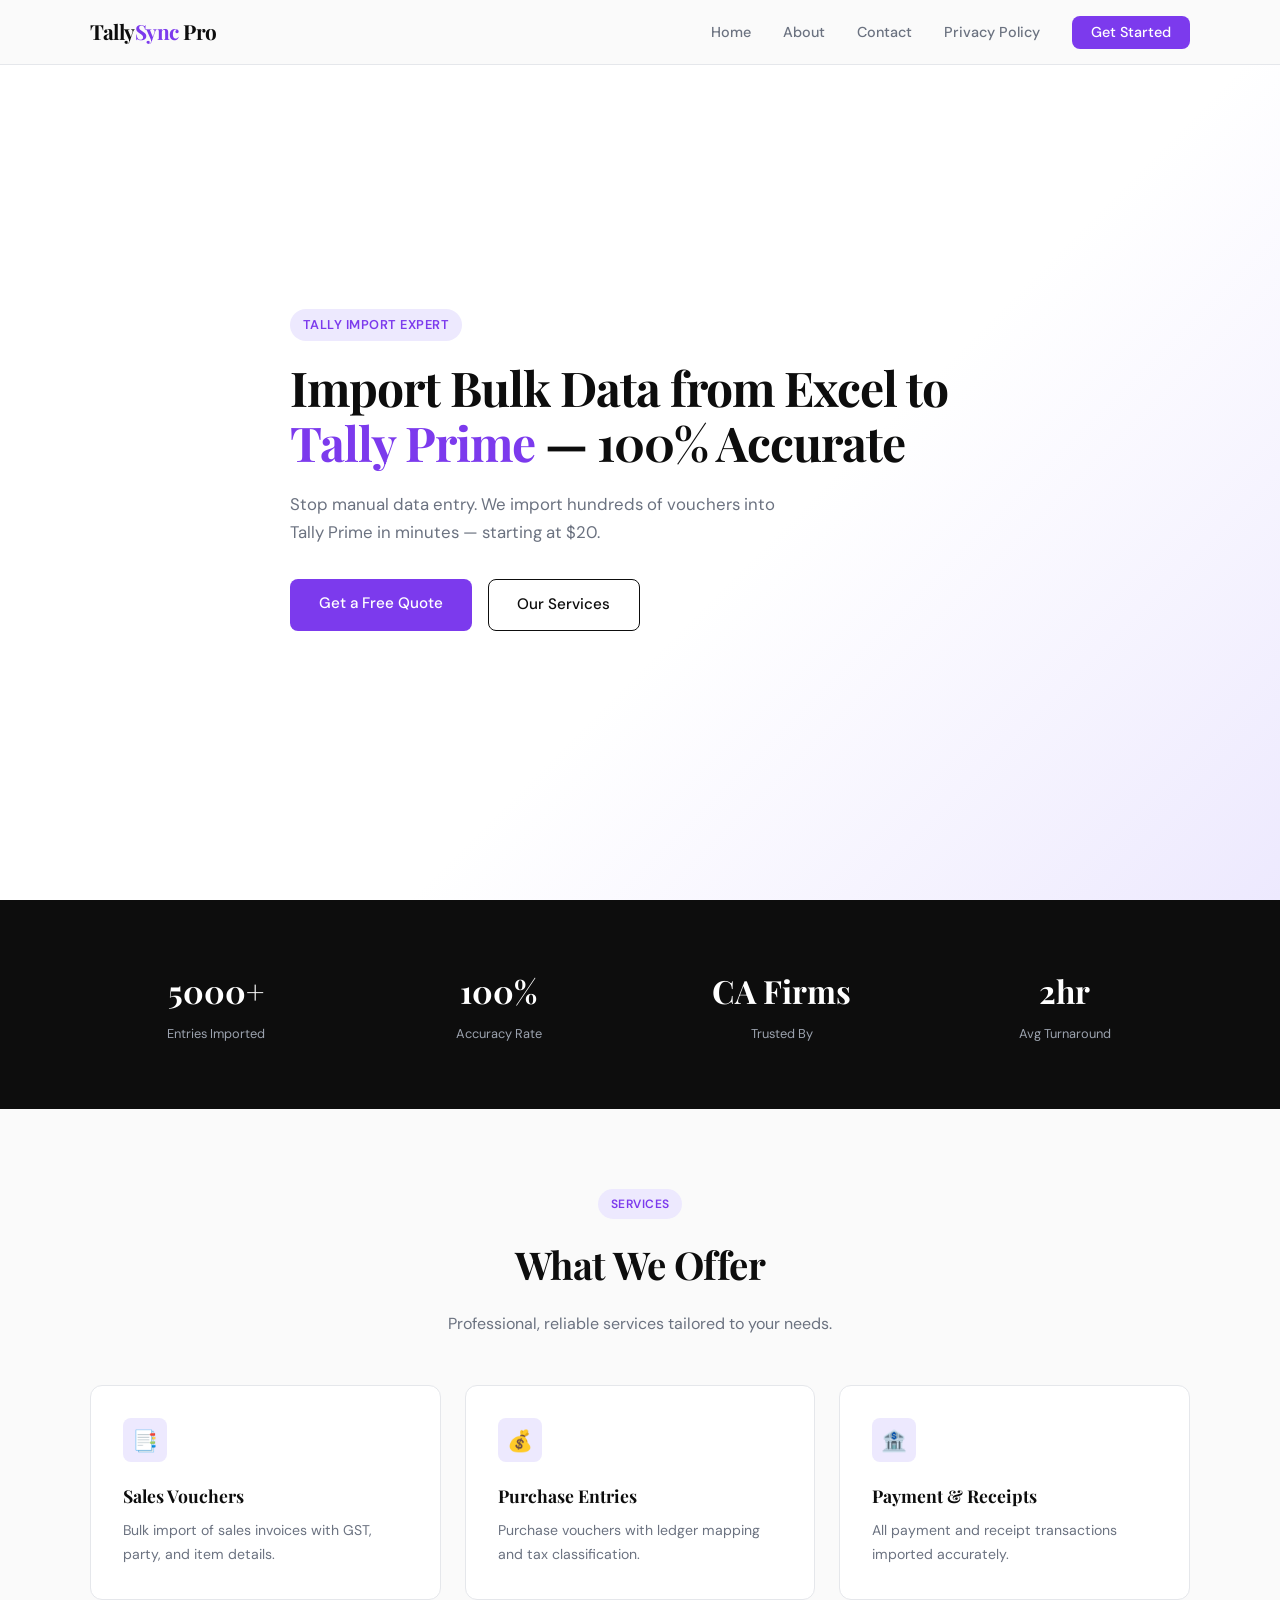
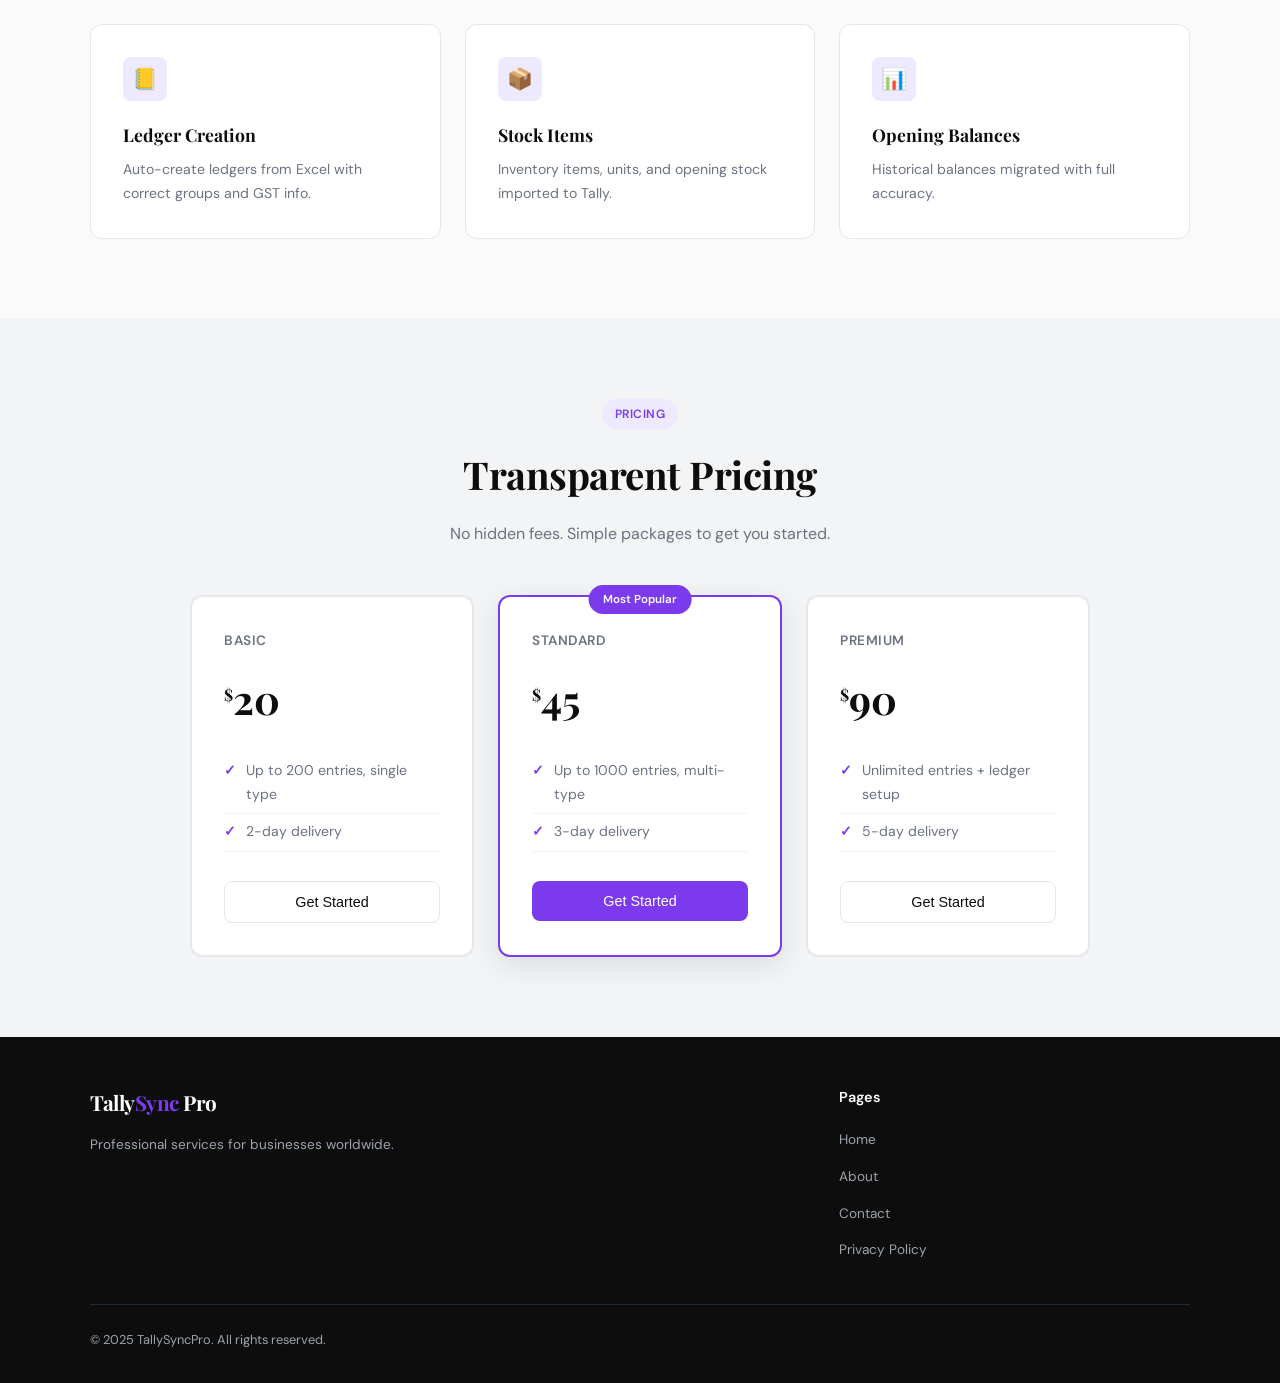
<file: index.html>
<!DOCTYPE html>
<html lang="en">
<head>
<meta charset="UTF-8">
<meta name="viewport" content="width=device-width, initial-scale=1.0">
<meta name="description" content="Excel to Tally Prime Import Specialist">
<meta name="keywords" content="Excel to Tally, Tally Prime import, bulk voucher entry, tally data migration, GST tally import">
<title>TallySyncPro – Excel to Tally Prime Import Specialist</title>
<link rel="preconnect" href="https://fonts.googleapis.com">
<link href="https://fonts.googleapis.com/css2?family=Playfair+Display:wght@400;700&family=DM+Sans:wght@300;400;500&display=swap" rel="stylesheet">
<style>
:root{--black:#0d0d0d;--white:#fafafa;--accent:#7c3aed;--accentL:#ede9fe;--gray:#6b7280;--light:#f3f4f6;--radius:8px;}
*{margin:0;padding:0;box-sizing:border-box;}html{scroll-behavior:smooth;}
body{font-family:'DM Sans',sans-serif;color:var(--black);background:var(--white);line-height:1.7;}
a{color:inherit;text-decoration:none;}
nav{position:fixed;top:0;width:100%;background:rgba(250,250,250,0.95);backdrop-filter:blur(10px);border-bottom:1px solid #e5e7eb;z-index:100;padding:0 5%;}
.nav-inner{max-width:1100px;margin:0 auto;display:flex;align-items:center;justify-content:space-between;height:64px;}
.logo{font-family:'Playfair Display',serif;font-size:1.3rem;font-weight:700;letter-spacing:-0.5px;}
.logo span{color:var(--accent);}
.nav-links{display:flex;gap:2rem;list-style:none;}
.nav-links a{font-size:.9rem;font-weight:500;color:var(--gray);transition:color .2s;}
.nav-links a:hover{color:var(--black);}
.nav-cta{background:var(--accent)!important;color:#fff!important;padding:.45rem 1.2rem;border-radius:8px;font-weight:500!important;}
.hamburger{display:none;flex-direction:column;gap:5px;cursor:pointer;}
.hamburger span{display:block;width:24px;height:2px;background:var(--black);}
.hero{min-height:100vh;display:flex;align-items:center;padding:120px 5% 80px;background:linear-gradient(135deg,#fff 60%,#ede9fe 100%);}
.hero-inner{max-width:1100px;margin:0 auto;}
.hero-tag{display:inline-block;background:var(--accentL);color:var(--accent);font-size:.8rem;font-weight:600;padding:.3rem .8rem;border-radius:20px;letter-spacing:.5px;text-transform:uppercase;margin-bottom:1.2rem;}
.hero h1{font-family:'Playfair Display',serif;font-size:3rem;font-weight:700;line-height:1.15;margin-bottom:1.2rem;letter-spacing:-1px;max-width:700px;}
.hero h1 span{color:var(--accent);}
.hero p{color:var(--gray);font-size:1.05rem;margin-bottom:2rem;max-width:520px;}
.btn-row{display:flex;gap:1rem;flex-wrap:wrap;}
.btn{padding:.75rem 1.8rem;border-radius:var(--radius);font-weight:500;font-size:.95rem;cursor:pointer;transition:all .2s;border:none;display:inline-block;}
.btn-primary{background:var(--accent);color:#fff;}
.btn-primary:hover{opacity:.9;transform:translateY(-1px);}
.btn-outline{background:transparent;border:1.5px solid var(--black);color:var(--black);}
.btn-outline:hover{background:var(--black);color:#fff;}
.stats{padding:4rem 5%;background:var(--black);}
.stats-inner{max-width:1100px;margin:0 auto;display:grid;grid-template-columns:repeat(4,1fr);gap:2rem;text-align:center;}
.stat-num{font-family:'Playfair Display',serif;font-size:2rem;font-weight:700;color:#fff;}
.stat-label{color:#9ca3af;font-size:.8rem;margin-top:.3rem;}
.section{padding:5rem 5%;}
.section.bg{background:var(--light);}
.section-inner{max-width:1100px;margin:0 auto;}
.section-header{text-align:center;margin-bottom:3rem;}
.section-tag{display:inline-block;background:var(--accentL);color:var(--accent);font-size:.75rem;font-weight:600;padding:.3rem .8rem;border-radius:20px;letter-spacing:.5px;text-transform:uppercase;margin-bottom:.8rem;}
.section-header h2{font-family:'Playfair Display',serif;font-size:2.4rem;font-weight:700;letter-spacing:-.5px;}
.section-header p{color:var(--gray);margin-top:.8rem;max-width:520px;margin-left:auto;margin-right:auto;}
.cards{display:grid;grid-template-columns:repeat(3,1fr);gap:1.5rem;}
.card{background:#fff;border:1px solid #e5e7eb;border-radius:12px;padding:2rem;transition:all .25s;}
.card:hover{border-color:var(--accent);transform:translateY(-4px);box-shadow:0 12px 40px rgba(0,0,0,.08);}
.card-icon{width:44px;height:44px;background:var(--accentL);border-radius:8px;display:flex;align-items:center;justify-content:center;font-size:1.3rem;margin-bottom:1.2rem;}
.card h3{font-family:'Playfair Display',serif;font-size:1.1rem;margin-bottom:.5rem;}
.card p{color:var(--gray);font-size:.88rem;}
.pricing-cards{display:grid;grid-template-columns:repeat(3,1fr);gap:1.5rem;max-width:900px;margin:0 auto;}
.price-card{background:#fff;border-radius:12px;padding:2rem;border:2px solid #e5e7eb;position:relative;}
.price-card.featured{border-color:var(--accent);box-shadow:0 8px 30px rgba(0,0,0,.1);}
.badge{position:absolute;top:-12px;left:50%;transform:translateX(-50%);background:var(--accent);color:#fff;font-size:.72rem;font-weight:600;padding:.3rem .9rem;border-radius:20px;white-space:nowrap;}
.price-title{font-weight:600;font-size:.85rem;text-transform:uppercase;letter-spacing:.5px;color:var(--gray);margin-bottom:.8rem;}
.price-amount{font-family:'Playfair Display',serif;font-size:2.5rem;font-weight:700;margin-bottom:1.2rem;}
.price-amount sup{font-size:1rem;}
.price-features{list-style:none;margin-bottom:1.8rem;}
.price-features li{font-size:.88rem;color:var(--gray);padding:.4rem 0;border-bottom:1px solid #f3f4f6;display:flex;gap:.6rem;align-items:flex-start;}
.price-features li::before{content:"✓";color:var(--accent);font-weight:700;flex-shrink:0;}
.price-btn{width:100%;padding:.75rem;border-radius:var(--radius);border:none;cursor:pointer;font-weight:500;font-size:.9rem;transition:all .2s;}
.price-card.featured .price-btn{background:var(--accent);color:#fff;}
.price-card:not(.featured) .price-btn{background:transparent;border:1.5px solid #e5e7eb;color:var(--black);}
.price-card:not(.featured) .price-btn:hover{background:var(--black);color:#fff;border-color:var(--black);}
.page-hero{padding:140px 5% 60px;background:linear-gradient(135deg,#fff,#ede9fe);}
.page-hero-inner{max-width:1100px;margin:0 auto;}
.page-hero h1{font-family:'Playfair Display',serif;font-size:2.8rem;font-weight:700;letter-spacing:-.5px;margin-top:.5rem;}
.page-hero p{color:var(--gray);margin-top:1rem;max-width:600px;}
.content{padding:4rem 5%;max-width:800px;margin:0 auto;}
.content h2{font-family:'Playfair Display',serif;font-size:1.5rem;font-weight:700;margin:2rem 0 .8rem;}
.content p{color:var(--gray);margin-bottom:1rem;font-size:.95rem;}
.content ul{color:var(--gray);padding-left:1.5rem;margin-bottom:1rem;font-size:.95rem;}
.content ul li{margin-bottom:.4rem;}
footer{background:var(--black);color:#9ca3af;padding:3rem 5% 2rem;}
.footer-inner{max-width:1100px;margin:0 auto;}
.footer-top{display:grid;grid-template-columns:2fr 1fr;gap:3rem;margin-bottom:2rem;}
.footer-brand .logo{color:#fff;}
.footer-brand p{margin-top:.8rem;font-size:.85rem;}
.footer-col h4{color:#fff;font-size:.9rem;font-weight:600;margin-bottom:1rem;}
.footer-col ul{list-style:none;}
.footer-col ul li{margin-bottom:.6rem;}
.footer-col ul a{font-size:.85rem;color:#9ca3af;transition:color .2s;}
.footer-col ul a:hover{color:#fff;}
.footer-bottom{border-top:1px solid #1f2937;padding-top:1.5rem;font-size:.8rem;}
form input,form textarea,form select{padding:.75rem 1rem;border:1.5px solid #e5e7eb;border-radius:8px;font-family:'DM Sans',sans-serif;font-size:.9rem;outline:none;transition:border .2s;width:100%;margin-bottom:1rem;}
form input:focus,form textarea:focus,form select:focus{border-color:var(--accent);}
form label{font-size:.85rem;font-weight:500;display:block;margin-bottom:.3rem;}
form textarea{resize:vertical;min-height:120px;}
.submit-btn{width:100%;padding:1rem;background:var(--accent);color:#fff;border:none;border-radius:8px;font-weight:600;font-size:1rem;cursor:pointer;transition:opacity .2s;}
.submit-btn:hover{opacity:.9;}
.success-msg{display:none;background:#d1fae5;border:1px solid #6ee7b7;border-radius:8px;padding:1rem;text-align:center;color:#065f46;margin-top:1rem;font-weight:500;}
@media(max-width:768px){
.hamburger{display:flex;}.nav-links{display:none;position:absolute;top:64px;left:0;width:100%;background:#fff;flex-direction:column;padding:1rem 5%;gap:1rem;border-bottom:1px solid #e5e7eb;}.nav-links.open{display:flex;}
.hero h1{font-size:2.2rem;}.cards,.pricing-cards{grid-template-columns:1fr;}.stats-inner{grid-template-columns:repeat(2,1fr);}.footer-top{grid-template-columns:1fr;}.page-hero h1{font-size:2rem;}
}
</style>
</head>
<body>
<nav><div class="nav-inner"><a href="index.html" class="logo">Tally<span>Sync</span> Pro</a><ul class="nav-links" id="navLinks"><li><a href="index.html">Home</a></li><li><a href="about.html">About</a></li><li><a href="contact.html">Contact</a></li><li><a href="privacy.html">Privacy Policy</a></li><li><a href="contact.html" class="nav-cta">Get Started</a></li></ul><div class="hamburger" onclick="document.getElementById('navLinks').classList.toggle('open')"><span></span><span></span><span></span></div></div></nav>
<section class="hero"><div class="hero-inner"><span class="hero-tag">Tally Import Expert</span><h1>Import Bulk Data from Excel to <span>Tally Prime</span> — 100% Accurate</h1><p>Stop manual data entry. We import hundreds of vouchers into Tally Prime in minutes — starting at $20.</p><div class="btn-row"><a href="contact.html" class="btn btn-primary">Get a Free Quote</a><a href="#services" class="btn btn-outline">Our Services</a></div></div></section>
<section class="stats"><div class="stats-inner"><div><div class="stat-num">5000+</div><div class="stat-label">Entries Imported</div></div><div><div class="stat-num">100%</div><div class="stat-label">Accuracy Rate</div></div><div><div class="stat-num">CA Firms</div><div class="stat-label">Trusted By</div></div><div><div class="stat-num">2hr</div><div class="stat-label">Avg Turnaround</div></div></div></section>
<section class="section" id="services"><div class="section-inner"><div class="section-header"><span class="section-tag">Services</span><h2>What We Offer</h2><p>Professional, reliable services tailored to your needs.</p></div><div class="cards"><div class="card"><div class="card-icon">📑</div><h3>Sales Vouchers</h3><p>Bulk import of sales invoices with GST, party, and item details.</p></div><div class="card"><div class="card-icon">💰</div><h3>Purchase Entries</h3><p>Purchase vouchers with ledger mapping and tax classification.</p></div><div class="card"><div class="card-icon">🏦</div><h3>Payment & Receipts</h3><p>All payment and receipt transactions imported accurately.</p></div><div class="card"><div class="card-icon">📒</div><h3>Ledger Creation</h3><p>Auto-create ledgers from Excel with correct groups and GST info.</p></div><div class="card"><div class="card-icon">📦</div><h3>Stock Items</h3><p>Inventory items, units, and opening stock imported to Tally.</p></div><div class="card"><div class="card-icon">📊</div><h3>Opening Balances</h3><p>Historical balances migrated with full accuracy.</p></div></div></div></section>
<section class="section bg"><div class="section-inner"><div class="section-header"><span class="section-tag">Pricing</span><h2>Transparent Pricing</h2><p>No hidden fees. Simple packages to get you started.</p></div><div class="pricing-cards"><div class="price-card"><div class="price-title">Basic</div><div class="price-amount"><sup>$</sup>20</div><ul class="price-features"><li>Up to 200 entries, single type</li><li>2-day delivery</li></ul><a href="contact.html"><button class="price-btn">Get Started</button></a></div><div class="price-card featured"><div class="badge">Most Popular</div><div class="price-title">Standard</div><div class="price-amount"><sup>$</sup>45</div><ul class="price-features"><li>Up to 1000 entries, multi-type</li><li>3-day delivery</li></ul><a href="contact.html"><button class="price-btn">Get Started</button></a></div><div class="price-card"><div class="price-title">Premium</div><div class="price-amount"><sup>$</sup>90</div><ul class="price-features"><li>Unlimited entries + ledger setup</li><li>5-day delivery</li></ul><a href="contact.html"><button class="price-btn">Get Started</button></a></div></div></div></section>
<footer><div class="footer-inner"><div class="footer-top"><div class="footer-brand"><div class="logo">Tally<span>Sync</span> Pro</div><p>Professional services for businesses worldwide.</p></div><div class="footer-col"><h4>Pages</h4><ul><li><a href="index.html">Home</a></li><li><a href="about.html">About</a></li><li><a href="contact.html">Contact</a></li><li><a href="privacy.html">Privacy Policy</a></li></ul></div></div><div class="footer-bottom"><span>© 2025 TallySyncPro. All rights reserved.</span></div></div></footer>
</body>
</html>
</file>
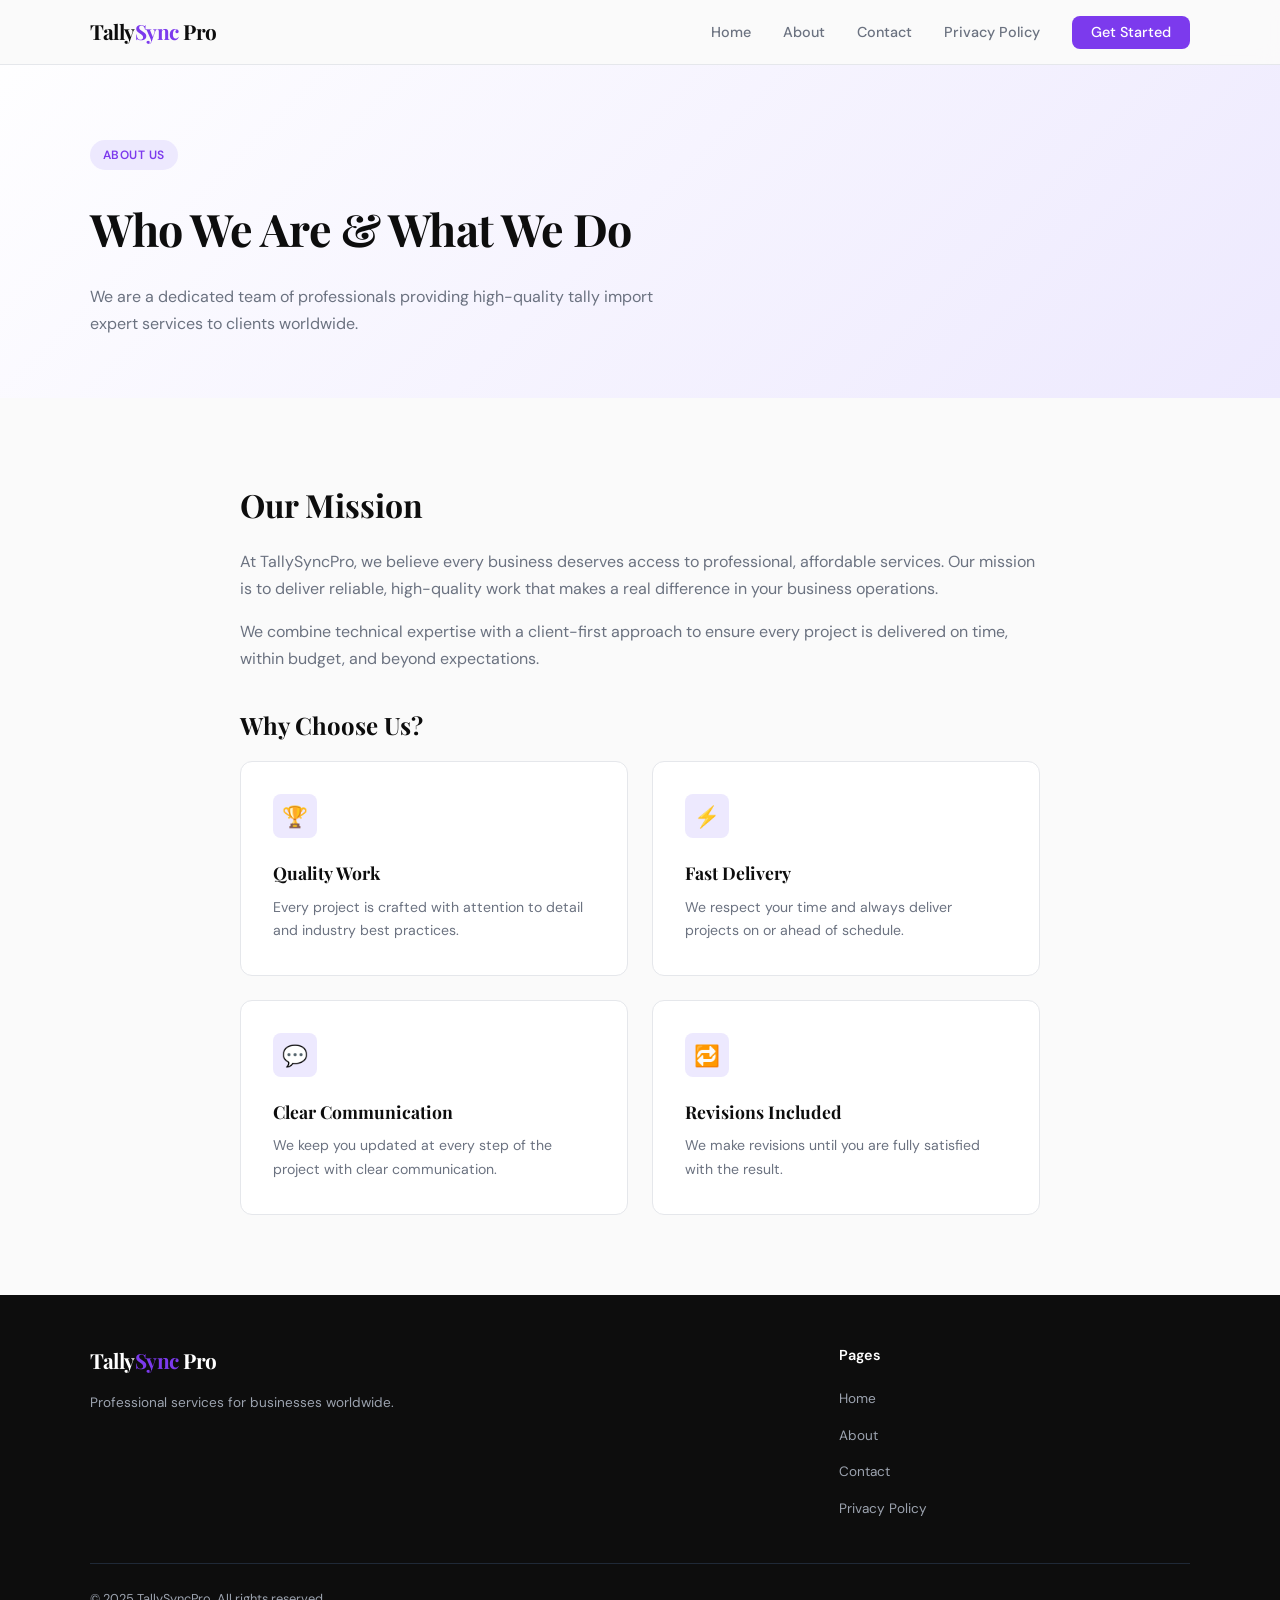
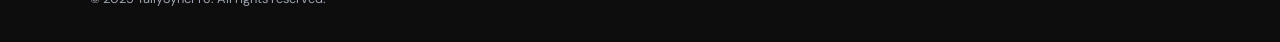
<file: about.html>
<!DOCTYPE html>
<html lang="en">
<head>
<meta charset="UTF-8">
<meta name="viewport" content="width=device-width, initial-scale=1.0">
<meta name="description" content="Excel to Tally Prime Import Specialist">
<meta name="keywords" content="Excel to Tally, Tally Prime import, bulk voucher entry, tally data migration, GST tally import">
<title>TallySyncPro – Excel to Tally Prime Import Specialist</title>
<link rel="preconnect" href="https://fonts.googleapis.com">
<link href="https://fonts.googleapis.com/css2?family=Playfair+Display:wght@400;700&family=DM+Sans:wght@300;400;500&display=swap" rel="stylesheet">
<style>
:root{--black:#0d0d0d;--white:#fafafa;--accent:#7c3aed;--accentL:#ede9fe;--gray:#6b7280;--light:#f3f4f6;--radius:8px;}
*{margin:0;padding:0;box-sizing:border-box;}html{scroll-behavior:smooth;}
body{font-family:'DM Sans',sans-serif;color:var(--black);background:var(--white);line-height:1.7;}
a{color:inherit;text-decoration:none;}
nav{position:fixed;top:0;width:100%;background:rgba(250,250,250,0.95);backdrop-filter:blur(10px);border-bottom:1px solid #e5e7eb;z-index:100;padding:0 5%;}
.nav-inner{max-width:1100px;margin:0 auto;display:flex;align-items:center;justify-content:space-between;height:64px;}
.logo{font-family:'Playfair Display',serif;font-size:1.3rem;font-weight:700;letter-spacing:-0.5px;}
.logo span{color:var(--accent);}
.nav-links{display:flex;gap:2rem;list-style:none;}
.nav-links a{font-size:.9rem;font-weight:500;color:var(--gray);transition:color .2s;}
.nav-links a:hover{color:var(--black);}
.nav-cta{background:var(--accent)!important;color:#fff!important;padding:.45rem 1.2rem;border-radius:8px;font-weight:500!important;}
.hamburger{display:none;flex-direction:column;gap:5px;cursor:pointer;}
.hamburger span{display:block;width:24px;height:2px;background:var(--black);}
.hero{min-height:100vh;display:flex;align-items:center;padding:120px 5% 80px;background:linear-gradient(135deg,#fff 60%,#ede9fe 100%);}
.hero-inner{max-width:1100px;margin:0 auto;}
.hero-tag{display:inline-block;background:var(--accentL);color:var(--accent);font-size:.8rem;font-weight:600;padding:.3rem .8rem;border-radius:20px;letter-spacing:.5px;text-transform:uppercase;margin-bottom:1.2rem;}
.hero h1{font-family:'Playfair Display',serif;font-size:3rem;font-weight:700;line-height:1.15;margin-bottom:1.2rem;letter-spacing:-1px;max-width:700px;}
.hero h1 span{color:var(--accent);}
.hero p{color:var(--gray);font-size:1.05rem;margin-bottom:2rem;max-width:520px;}
.btn-row{display:flex;gap:1rem;flex-wrap:wrap;}
.btn{padding:.75rem 1.8rem;border-radius:var(--radius);font-weight:500;font-size:.95rem;cursor:pointer;transition:all .2s;border:none;display:inline-block;}
.btn-primary{background:var(--accent);color:#fff;}
.btn-primary:hover{opacity:.9;transform:translateY(-1px);}
.btn-outline{background:transparent;border:1.5px solid var(--black);color:var(--black);}
.btn-outline:hover{background:var(--black);color:#fff;}
.stats{padding:4rem 5%;background:var(--black);}
.stats-inner{max-width:1100px;margin:0 auto;display:grid;grid-template-columns:repeat(4,1fr);gap:2rem;text-align:center;}
.stat-num{font-family:'Playfair Display',serif;font-size:2rem;font-weight:700;color:#fff;}
.stat-label{color:#9ca3af;font-size:.8rem;margin-top:.3rem;}
.section{padding:5rem 5%;}
.section.bg{background:var(--light);}
.section-inner{max-width:1100px;margin:0 auto;}
.section-header{text-align:center;margin-bottom:3rem;}
.section-tag{display:inline-block;background:var(--accentL);color:var(--accent);font-size:.75rem;font-weight:600;padding:.3rem .8rem;border-radius:20px;letter-spacing:.5px;text-transform:uppercase;margin-bottom:.8rem;}
.section-header h2{font-family:'Playfair Display',serif;font-size:2.4rem;font-weight:700;letter-spacing:-.5px;}
.section-header p{color:var(--gray);margin-top:.8rem;max-width:520px;margin-left:auto;margin-right:auto;}
.cards{display:grid;grid-template-columns:repeat(3,1fr);gap:1.5rem;}
.card{background:#fff;border:1px solid #e5e7eb;border-radius:12px;padding:2rem;transition:all .25s;}
.card:hover{border-color:var(--accent);transform:translateY(-4px);box-shadow:0 12px 40px rgba(0,0,0,.08);}
.card-icon{width:44px;height:44px;background:var(--accentL);border-radius:8px;display:flex;align-items:center;justify-content:center;font-size:1.3rem;margin-bottom:1.2rem;}
.card h3{font-family:'Playfair Display',serif;font-size:1.1rem;margin-bottom:.5rem;}
.card p{color:var(--gray);font-size:.88rem;}
.pricing-cards{display:grid;grid-template-columns:repeat(3,1fr);gap:1.5rem;max-width:900px;margin:0 auto;}
.price-card{background:#fff;border-radius:12px;padding:2rem;border:2px solid #e5e7eb;position:relative;}
.price-card.featured{border-color:var(--accent);box-shadow:0 8px 30px rgba(0,0,0,.1);}
.badge{position:absolute;top:-12px;left:50%;transform:translateX(-50%);background:var(--accent);color:#fff;font-size:.72rem;font-weight:600;padding:.3rem .9rem;border-radius:20px;white-space:nowrap;}
.price-title{font-weight:600;font-size:.85rem;text-transform:uppercase;letter-spacing:.5px;color:var(--gray);margin-bottom:.8rem;}
.price-amount{font-family:'Playfair Display',serif;font-size:2.5rem;font-weight:700;margin-bottom:1.2rem;}
.price-amount sup{font-size:1rem;}
.price-features{list-style:none;margin-bottom:1.8rem;}
.price-features li{font-size:.88rem;color:var(--gray);padding:.4rem 0;border-bottom:1px solid #f3f4f6;display:flex;gap:.6rem;align-items:flex-start;}
.price-features li::before{content:"✓";color:var(--accent);font-weight:700;flex-shrink:0;}
.price-btn{width:100%;padding:.75rem;border-radius:var(--radius);border:none;cursor:pointer;font-weight:500;font-size:.9rem;transition:all .2s;}
.price-card.featured .price-btn{background:var(--accent);color:#fff;}
.price-card:not(.featured) .price-btn{background:transparent;border:1.5px solid #e5e7eb;color:var(--black);}
.price-card:not(.featured) .price-btn:hover{background:var(--black);color:#fff;border-color:var(--black);}
.page-hero{padding:140px 5% 60px;background:linear-gradient(135deg,#fff,#ede9fe);}
.page-hero-inner{max-width:1100px;margin:0 auto;}
.page-hero h1{font-family:'Playfair Display',serif;font-size:2.8rem;font-weight:700;letter-spacing:-.5px;margin-top:.5rem;}
.page-hero p{color:var(--gray);margin-top:1rem;max-width:600px;}
.content{padding:4rem 5%;max-width:800px;margin:0 auto;}
.content h2{font-family:'Playfair Display',serif;font-size:1.5rem;font-weight:700;margin:2rem 0 .8rem;}
.content p{color:var(--gray);margin-bottom:1rem;font-size:.95rem;}
.content ul{color:var(--gray);padding-left:1.5rem;margin-bottom:1rem;font-size:.95rem;}
.content ul li{margin-bottom:.4rem;}
footer{background:var(--black);color:#9ca3af;padding:3rem 5% 2rem;}
.footer-inner{max-width:1100px;margin:0 auto;}
.footer-top{display:grid;grid-template-columns:2fr 1fr;gap:3rem;margin-bottom:2rem;}
.footer-brand .logo{color:#fff;}
.footer-brand p{margin-top:.8rem;font-size:.85rem;}
.footer-col h4{color:#fff;font-size:.9rem;font-weight:600;margin-bottom:1rem;}
.footer-col ul{list-style:none;}
.footer-col ul li{margin-bottom:.6rem;}
.footer-col ul a{font-size:.85rem;color:#9ca3af;transition:color .2s;}
.footer-col ul a:hover{color:#fff;}
.footer-bottom{border-top:1px solid #1f2937;padding-top:1.5rem;font-size:.8rem;}
form input,form textarea,form select{padding:.75rem 1rem;border:1.5px solid #e5e7eb;border-radius:8px;font-family:'DM Sans',sans-serif;font-size:.9rem;outline:none;transition:border .2s;width:100%;margin-bottom:1rem;}
form input:focus,form textarea:focus,form select:focus{border-color:var(--accent);}
form label{font-size:.85rem;font-weight:500;display:block;margin-bottom:.3rem;}
form textarea{resize:vertical;min-height:120px;}
.submit-btn{width:100%;padding:1rem;background:var(--accent);color:#fff;border:none;border-radius:8px;font-weight:600;font-size:1rem;cursor:pointer;transition:opacity .2s;}
.submit-btn:hover{opacity:.9;}
.success-msg{display:none;background:#d1fae5;border:1px solid #6ee7b7;border-radius:8px;padding:1rem;text-align:center;color:#065f46;margin-top:1rem;font-weight:500;}
@media(max-width:768px){
.hamburger{display:flex;}.nav-links{display:none;position:absolute;top:64px;left:0;width:100%;background:#fff;flex-direction:column;padding:1rem 5%;gap:1rem;border-bottom:1px solid #e5e7eb;}.nav-links.open{display:flex;}
.hero h1{font-size:2.2rem;}.cards,.pricing-cards{grid-template-columns:1fr;}.stats-inner{grid-template-columns:repeat(2,1fr);}.footer-top{grid-template-columns:1fr;}.page-hero h1{font-size:2rem;}
}
</style>
</head>
<body>
<nav><div class="nav-inner"><a href="index.html" class="logo">Tally<span>Sync</span> Pro</a><ul class="nav-links" id="navLinks"><li><a href="index.html">Home</a></li><li><a href="about.html">About</a></li><li><a href="contact.html">Contact</a></li><li><a href="privacy.html">Privacy Policy</a></li><li><a href="contact.html" class="nav-cta">Get Started</a></li></ul><div class="hamburger" onclick="document.getElementById('navLinks').classList.toggle('open')"><span></span><span></span><span></span></div></div></nav>
<section class="page-hero"><div class="page-hero-inner"><span class="section-tag">About Us</span><h1>Who We Are & What We Do</h1><p>We are a dedicated team of professionals providing high-quality tally import expert services to clients worldwide.</p></div></section>
<section class="section"><div class="section-inner" style="max-width:800px;margin:0 auto;"><h2 style="font-family:'Playfair Display',serif;font-size:2rem;margin-bottom:1rem;">Our Mission</h2><p style="color:#6b7280;margin-bottom:1rem;">At TallySyncPro, we believe every business deserves access to professional, affordable services. Our mission is to deliver reliable, high-quality work that makes a real difference in your business operations.</p><p style="color:#6b7280;margin-bottom:1rem;">We combine technical expertise with a client-first approach to ensure every project is delivered on time, within budget, and beyond expectations.</p><h2 style="font-family:'Playfair Display',serif;font-size:1.5rem;margin:2rem 0 1rem;">Why Choose Us?</h2><div class="cards" style="grid-template-columns:repeat(2,1fr);"><div class="card"><div class="card-icon">🏆</div><h3>Quality Work</h3><p>Every project is crafted with attention to detail and industry best practices.</p></div><div class="card"><div class="card-icon">⚡</div><h3>Fast Delivery</h3><p>We respect your time and always deliver projects on or ahead of schedule.</p></div><div class="card"><div class="card-icon">💬</div><h3>Clear Communication</h3><p>We keep you updated at every step of the project with clear communication.</p></div><div class="card"><div class="card-icon">🔁</div><h3>Revisions Included</h3><p>We make revisions until you are fully satisfied with the result.</p></div></div></div></section>
<footer><div class="footer-inner"><div class="footer-top"><div class="footer-brand"><div class="logo">Tally<span>Sync</span> Pro</div><p>Professional services for businesses worldwide.</p></div><div class="footer-col"><h4>Pages</h4><ul><li><a href="index.html">Home</a></li><li><a href="about.html">About</a></li><li><a href="contact.html">Contact</a></li><li><a href="privacy.html">Privacy Policy</a></li></ul></div></div><div class="footer-bottom"><span>© 2025 TallySyncPro. All rights reserved.</span></div></div></footer>
</body>
</html>
</file>
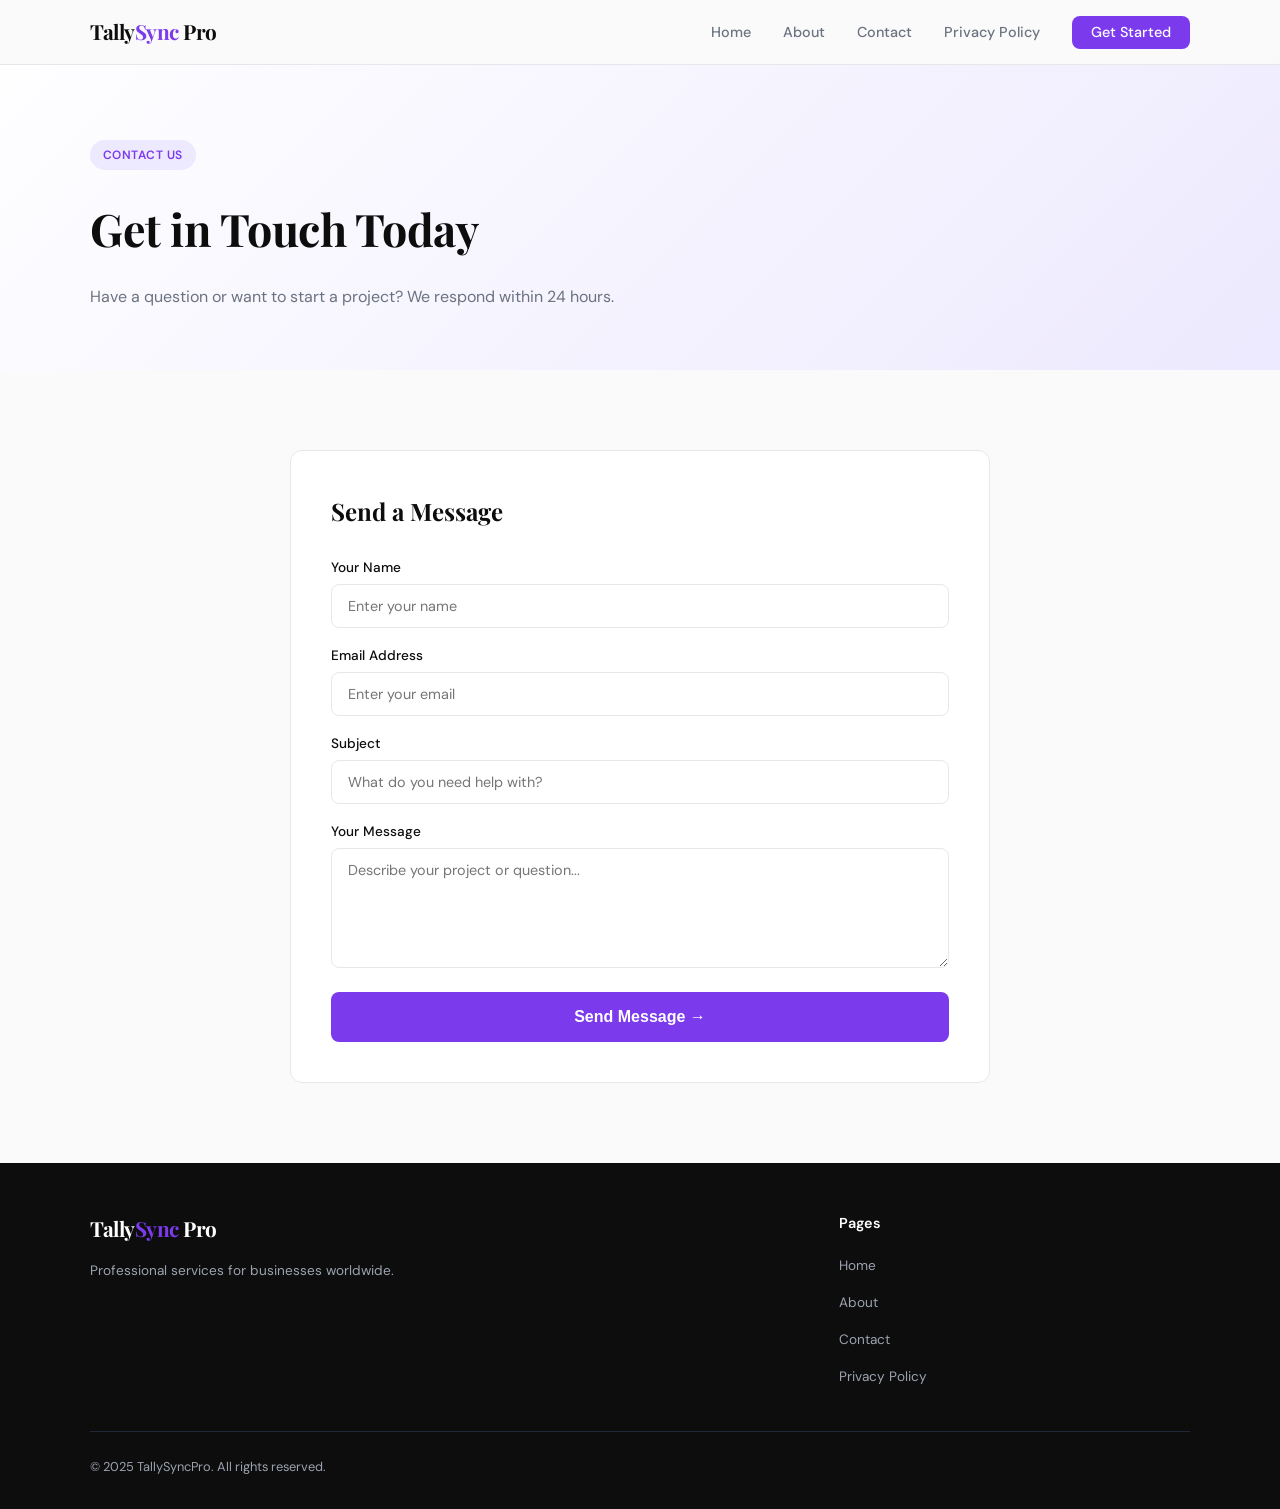
<file: contact.html>
<!DOCTYPE html>
<html lang="en">
<head>
<meta charset="UTF-8">
<meta name="viewport" content="width=device-width, initial-scale=1.0">
<meta name="description" content="Excel to Tally Prime Import Specialist">
<meta name="keywords" content="Excel to Tally, Tally Prime import, bulk voucher entry, tally data migration, GST tally import">
<title>TallySyncPro – Excel to Tally Prime Import Specialist</title>
<link rel="preconnect" href="https://fonts.googleapis.com">
<link href="https://fonts.googleapis.com/css2?family=Playfair+Display:wght@400;700&family=DM+Sans:wght@300;400;500&display=swap" rel="stylesheet">
<style>
:root{--black:#0d0d0d;--white:#fafafa;--accent:#7c3aed;--accentL:#ede9fe;--gray:#6b7280;--light:#f3f4f6;--radius:8px;}
*{margin:0;padding:0;box-sizing:border-box;}html{scroll-behavior:smooth;}
body{font-family:'DM Sans',sans-serif;color:var(--black);background:var(--white);line-height:1.7;}
a{color:inherit;text-decoration:none;}
nav{position:fixed;top:0;width:100%;background:rgba(250,250,250,0.95);backdrop-filter:blur(10px);border-bottom:1px solid #e5e7eb;z-index:100;padding:0 5%;}
.nav-inner{max-width:1100px;margin:0 auto;display:flex;align-items:center;justify-content:space-between;height:64px;}
.logo{font-family:'Playfair Display',serif;font-size:1.3rem;font-weight:700;letter-spacing:-0.5px;}
.logo span{color:var(--accent);}
.nav-links{display:flex;gap:2rem;list-style:none;}
.nav-links a{font-size:.9rem;font-weight:500;color:var(--gray);transition:color .2s;}
.nav-links a:hover{color:var(--black);}
.nav-cta{background:var(--accent)!important;color:#fff!important;padding:.45rem 1.2rem;border-radius:8px;font-weight:500!important;}
.hamburger{display:none;flex-direction:column;gap:5px;cursor:pointer;}
.hamburger span{display:block;width:24px;height:2px;background:var(--black);}
.hero{min-height:100vh;display:flex;align-items:center;padding:120px 5% 80px;background:linear-gradient(135deg,#fff 60%,#ede9fe 100%);}
.hero-inner{max-width:1100px;margin:0 auto;}
.hero-tag{display:inline-block;background:var(--accentL);color:var(--accent);font-size:.8rem;font-weight:600;padding:.3rem .8rem;border-radius:20px;letter-spacing:.5px;text-transform:uppercase;margin-bottom:1.2rem;}
.hero h1{font-family:'Playfair Display',serif;font-size:3rem;font-weight:700;line-height:1.15;margin-bottom:1.2rem;letter-spacing:-1px;max-width:700px;}
.hero h1 span{color:var(--accent);}
.hero p{color:var(--gray);font-size:1.05rem;margin-bottom:2rem;max-width:520px;}
.btn-row{display:flex;gap:1rem;flex-wrap:wrap;}
.btn{padding:.75rem 1.8rem;border-radius:var(--radius);font-weight:500;font-size:.95rem;cursor:pointer;transition:all .2s;border:none;display:inline-block;}
.btn-primary{background:var(--accent);color:#fff;}
.btn-primary:hover{opacity:.9;transform:translateY(-1px);}
.btn-outline{background:transparent;border:1.5px solid var(--black);color:var(--black);}
.btn-outline:hover{background:var(--black);color:#fff;}
.stats{padding:4rem 5%;background:var(--black);}
.stats-inner{max-width:1100px;margin:0 auto;display:grid;grid-template-columns:repeat(4,1fr);gap:2rem;text-align:center;}
.stat-num{font-family:'Playfair Display',serif;font-size:2rem;font-weight:700;color:#fff;}
.stat-label{color:#9ca3af;font-size:.8rem;margin-top:.3rem;}
.section{padding:5rem 5%;}
.section.bg{background:var(--light);}
.section-inner{max-width:1100px;margin:0 auto;}
.section-header{text-align:center;margin-bottom:3rem;}
.section-tag{display:inline-block;background:var(--accentL);color:var(--accent);font-size:.75rem;font-weight:600;padding:.3rem .8rem;border-radius:20px;letter-spacing:.5px;text-transform:uppercase;margin-bottom:.8rem;}
.section-header h2{font-family:'Playfair Display',serif;font-size:2.4rem;font-weight:700;letter-spacing:-.5px;}
.section-header p{color:var(--gray);margin-top:.8rem;max-width:520px;margin-left:auto;margin-right:auto;}
.cards{display:grid;grid-template-columns:repeat(3,1fr);gap:1.5rem;}
.card{background:#fff;border:1px solid #e5e7eb;border-radius:12px;padding:2rem;transition:all .25s;}
.card:hover{border-color:var(--accent);transform:translateY(-4px);box-shadow:0 12px 40px rgba(0,0,0,.08);}
.card-icon{width:44px;height:44px;background:var(--accentL);border-radius:8px;display:flex;align-items:center;justify-content:center;font-size:1.3rem;margin-bottom:1.2rem;}
.card h3{font-family:'Playfair Display',serif;font-size:1.1rem;margin-bottom:.5rem;}
.card p{color:var(--gray);font-size:.88rem;}
.pricing-cards{display:grid;grid-template-columns:repeat(3,1fr);gap:1.5rem;max-width:900px;margin:0 auto;}
.price-card{background:#fff;border-radius:12px;padding:2rem;border:2px solid #e5e7eb;position:relative;}
.price-card.featured{border-color:var(--accent);box-shadow:0 8px 30px rgba(0,0,0,.1);}
.badge{position:absolute;top:-12px;left:50%;transform:translateX(-50%);background:var(--accent);color:#fff;font-size:.72rem;font-weight:600;padding:.3rem .9rem;border-radius:20px;white-space:nowrap;}
.price-title{font-weight:600;font-size:.85rem;text-transform:uppercase;letter-spacing:.5px;color:var(--gray);margin-bottom:.8rem;}
.price-amount{font-family:'Playfair Display',serif;font-size:2.5rem;font-weight:700;margin-bottom:1.2rem;}
.price-amount sup{font-size:1rem;}
.price-features{list-style:none;margin-bottom:1.8rem;}
.price-features li{font-size:.88rem;color:var(--gray);padding:.4rem 0;border-bottom:1px solid #f3f4f6;display:flex;gap:.6rem;align-items:flex-start;}
.price-features li::before{content:"✓";color:var(--accent);font-weight:700;flex-shrink:0;}
.price-btn{width:100%;padding:.75rem;border-radius:var(--radius);border:none;cursor:pointer;font-weight:500;font-size:.9rem;transition:all .2s;}
.price-card.featured .price-btn{background:var(--accent);color:#fff;}
.price-card:not(.featured) .price-btn{background:transparent;border:1.5px solid #e5e7eb;color:var(--black);}
.price-card:not(.featured) .price-btn:hover{background:var(--black);color:#fff;border-color:var(--black);}
.page-hero{padding:140px 5% 60px;background:linear-gradient(135deg,#fff,#ede9fe);}
.page-hero-inner{max-width:1100px;margin:0 auto;}
.page-hero h1{font-family:'Playfair Display',serif;font-size:2.8rem;font-weight:700;letter-spacing:-.5px;margin-top:.5rem;}
.page-hero p{color:var(--gray);margin-top:1rem;max-width:600px;}
.content{padding:4rem 5%;max-width:800px;margin:0 auto;}
.content h2{font-family:'Playfair Display',serif;font-size:1.5rem;font-weight:700;margin:2rem 0 .8rem;}
.content p{color:var(--gray);margin-bottom:1rem;font-size:.95rem;}
.content ul{color:var(--gray);padding-left:1.5rem;margin-bottom:1rem;font-size:.95rem;}
.content ul li{margin-bottom:.4rem;}
footer{background:var(--black);color:#9ca3af;padding:3rem 5% 2rem;}
.footer-inner{max-width:1100px;margin:0 auto;}
.footer-top{display:grid;grid-template-columns:2fr 1fr;gap:3rem;margin-bottom:2rem;}
.footer-brand .logo{color:#fff;}
.footer-brand p{margin-top:.8rem;font-size:.85rem;}
.footer-col h4{color:#fff;font-size:.9rem;font-weight:600;margin-bottom:1rem;}
.footer-col ul{list-style:none;}
.footer-col ul li{margin-bottom:.6rem;}
.footer-col ul a{font-size:.85rem;color:#9ca3af;transition:color .2s;}
.footer-col ul a:hover{color:#fff;}
.footer-bottom{border-top:1px solid #1f2937;padding-top:1.5rem;font-size:.8rem;}
form input,form textarea,form select{padding:.75rem 1rem;border:1.5px solid #e5e7eb;border-radius:8px;font-family:'DM Sans',sans-serif;font-size:.9rem;outline:none;transition:border .2s;width:100%;margin-bottom:1rem;}
form input:focus,form textarea:focus,form select:focus{border-color:var(--accent);}
form label{font-size:.85rem;font-weight:500;display:block;margin-bottom:.3rem;}
form textarea{resize:vertical;min-height:120px;}
.submit-btn{width:100%;padding:1rem;background:var(--accent);color:#fff;border:none;border-radius:8px;font-weight:600;font-size:1rem;cursor:pointer;transition:opacity .2s;}
.submit-btn:hover{opacity:.9;}
.success-msg{display:none;background:#d1fae5;border:1px solid #6ee7b7;border-radius:8px;padding:1rem;text-align:center;color:#065f46;margin-top:1rem;font-weight:500;}
@media(max-width:768px){
.hamburger{display:flex;}.nav-links{display:none;position:absolute;top:64px;left:0;width:100%;background:#fff;flex-direction:column;padding:1rem 5%;gap:1rem;border-bottom:1px solid #e5e7eb;}.nav-links.open{display:flex;}
.hero h1{font-size:2.2rem;}.cards,.pricing-cards{grid-template-columns:1fr;}.stats-inner{grid-template-columns:repeat(2,1fr);}.footer-top{grid-template-columns:1fr;}.page-hero h1{font-size:2rem;}
}
</style>
</head>
<body>
<nav><div class="nav-inner"><a href="index.html" class="logo">Tally<span>Sync</span> Pro</a><ul class="nav-links" id="navLinks"><li><a href="index.html">Home</a></li><li><a href="about.html">About</a></li><li><a href="contact.html">Contact</a></li><li><a href="privacy.html">Privacy Policy</a></li><li><a href="contact.html" class="nav-cta">Get Started</a></li></ul><div class="hamburger" onclick="document.getElementById('navLinks').classList.toggle('open')"><span></span><span></span><span></span></div></div></nav>
<section class="page-hero"><div class="page-hero-inner"><span class="section-tag">Contact Us</span><h1>Get in Touch Today</h1><p>Have a question or want to start a project? We respond within 24 hours.</p></div></section>
<section class="section"><div class="section-inner" style="max-width:700px;margin:0 auto;"><div style="background:#fff;border:1px solid #e5e7eb;border-radius:12px;padding:2.5rem;"><h2 style="font-family:'Playfair Display',serif;font-size:1.5rem;margin-bottom:1.5rem;">Send a Message</h2><form onsubmit="handleSubmit(event)"><label>Your Name</label><input type="text" placeholder="Enter your name" required><label>Email Address</label><input type="email" placeholder="Enter your email" required><label>Subject</label><input type="text" placeholder="What do you need help with?"><label>Your Message</label><textarea placeholder="Describe your project or question..." required></textarea><button class="submit-btn" type="submit">Send Message →</button><div class="success-msg" id="successMsg">✅ Thank you! We'll get back to you within 24 hours.</div></form></div></div></section>
<footer><div class="footer-inner"><div class="footer-top"><div class="footer-brand"><div class="logo">Tally<span>Sync</span> Pro</div><p>Professional services for businesses worldwide.</p></div><div class="footer-col"><h4>Pages</h4><ul><li><a href="index.html">Home</a></li><li><a href="about.html">About</a></li><li><a href="contact.html">Contact</a></li><li><a href="privacy.html">Privacy Policy</a></li></ul></div></div><div class="footer-bottom"><span>© 2025 TallySyncPro. All rights reserved.</span></div></div></footer>
</body>
<script>function handleSubmit(e){e.preventDefault();document.getElementById('successMsg').style.display='block';e.target.reset();}</script>
</html>
</file>
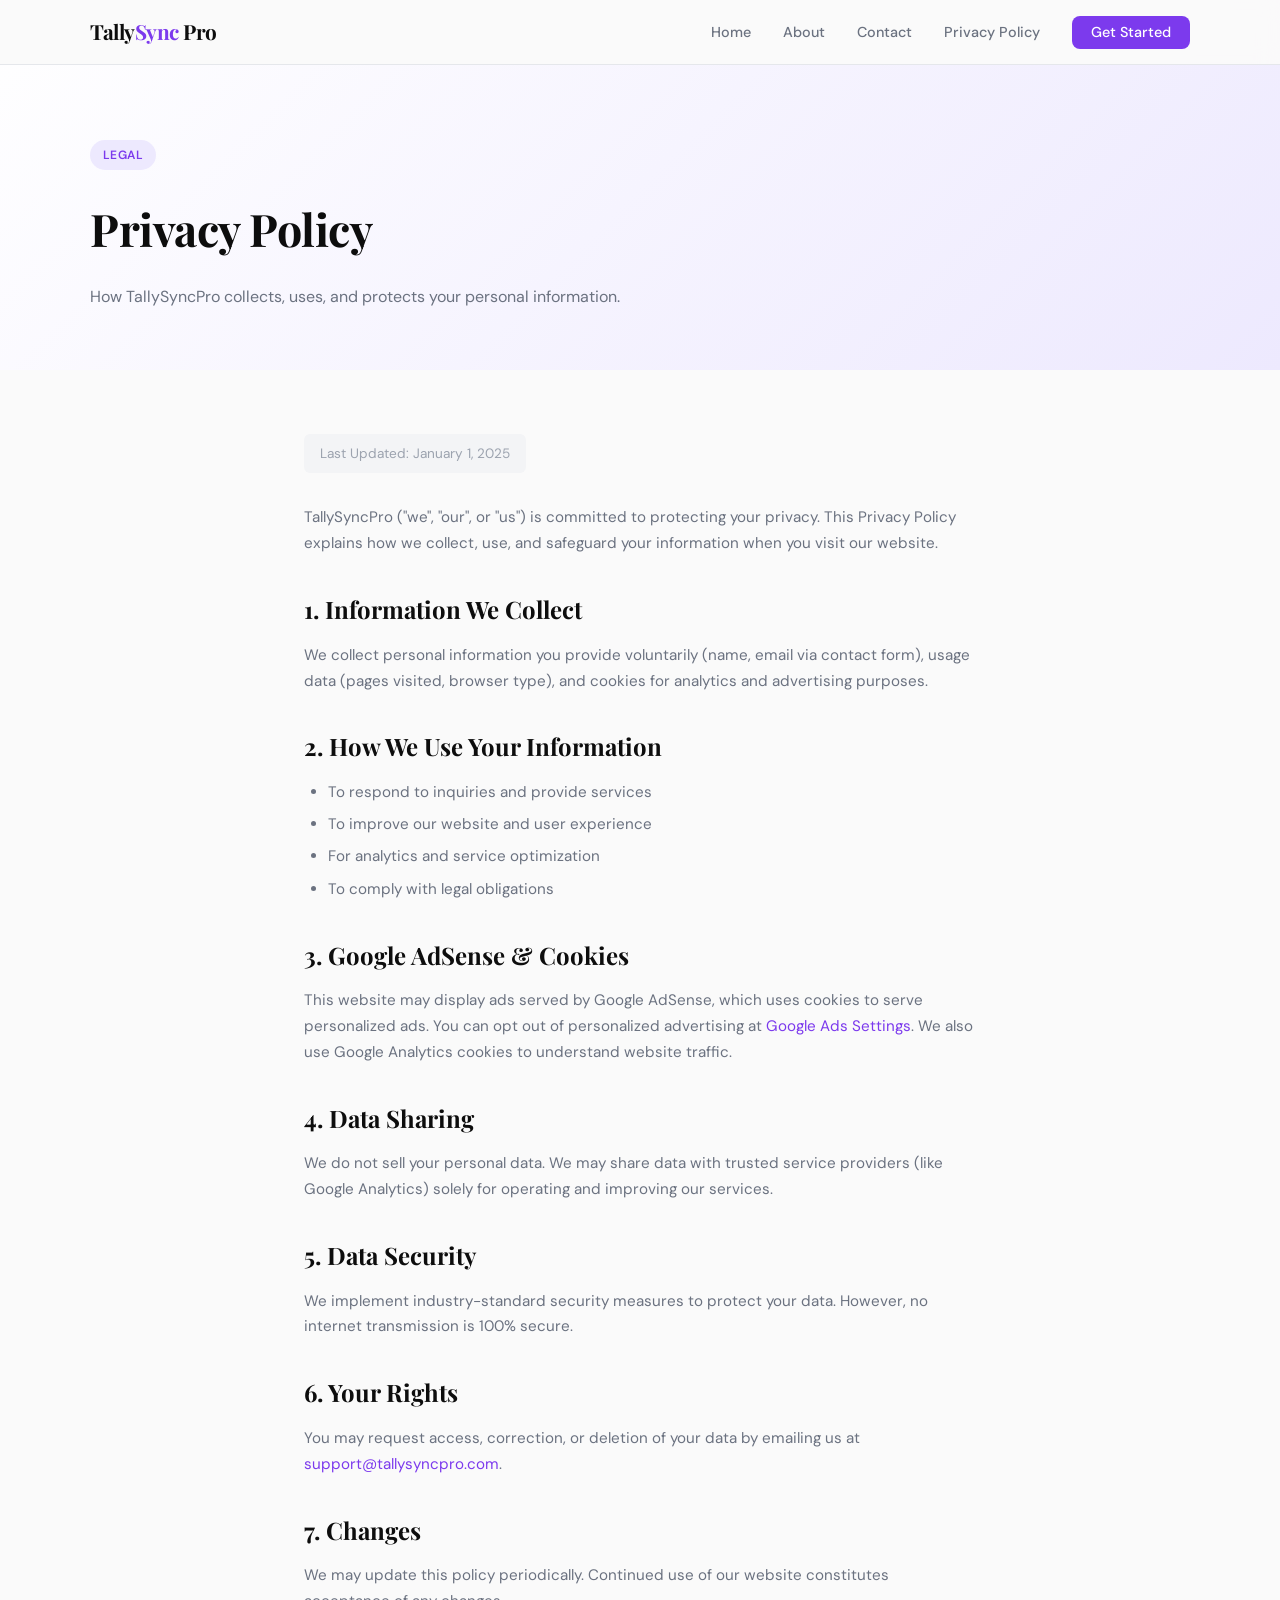
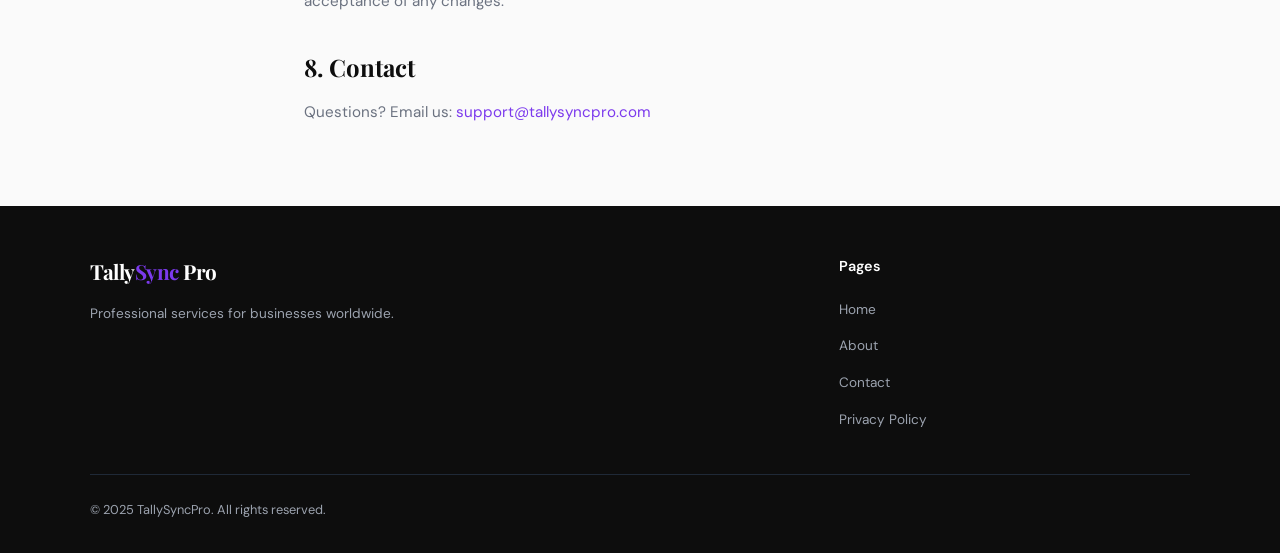
<file: privacy.html>
<!DOCTYPE html>
<html lang="en">
<head>
<meta charset="UTF-8">
<meta name="viewport" content="width=device-width, initial-scale=1.0">
<meta name="description" content="Excel to Tally Prime Import Specialist">
<meta name="keywords" content="Excel to Tally, Tally Prime import, bulk voucher entry, tally data migration, GST tally import">
<title>TallySyncPro – Excel to Tally Prime Import Specialist</title>
<link rel="preconnect" href="https://fonts.googleapis.com">
<link href="https://fonts.googleapis.com/css2?family=Playfair+Display:wght@400;700&family=DM+Sans:wght@300;400;500&display=swap" rel="stylesheet">
<style>
:root{--black:#0d0d0d;--white:#fafafa;--accent:#7c3aed;--accentL:#ede9fe;--gray:#6b7280;--light:#f3f4f6;--radius:8px;}
*{margin:0;padding:0;box-sizing:border-box;}html{scroll-behavior:smooth;}
body{font-family:'DM Sans',sans-serif;color:var(--black);background:var(--white);line-height:1.7;}
a{color:inherit;text-decoration:none;}
nav{position:fixed;top:0;width:100%;background:rgba(250,250,250,0.95);backdrop-filter:blur(10px);border-bottom:1px solid #e5e7eb;z-index:100;padding:0 5%;}
.nav-inner{max-width:1100px;margin:0 auto;display:flex;align-items:center;justify-content:space-between;height:64px;}
.logo{font-family:'Playfair Display',serif;font-size:1.3rem;font-weight:700;letter-spacing:-0.5px;}
.logo span{color:var(--accent);}
.nav-links{display:flex;gap:2rem;list-style:none;}
.nav-links a{font-size:.9rem;font-weight:500;color:var(--gray);transition:color .2s;}
.nav-links a:hover{color:var(--black);}
.nav-cta{background:var(--accent)!important;color:#fff!important;padding:.45rem 1.2rem;border-radius:8px;font-weight:500!important;}
.hamburger{display:none;flex-direction:column;gap:5px;cursor:pointer;}
.hamburger span{display:block;width:24px;height:2px;background:var(--black);}
.hero{min-height:100vh;display:flex;align-items:center;padding:120px 5% 80px;background:linear-gradient(135deg,#fff 60%,#ede9fe 100%);}
.hero-inner{max-width:1100px;margin:0 auto;}
.hero-tag{display:inline-block;background:var(--accentL);color:var(--accent);font-size:.8rem;font-weight:600;padding:.3rem .8rem;border-radius:20px;letter-spacing:.5px;text-transform:uppercase;margin-bottom:1.2rem;}
.hero h1{font-family:'Playfair Display',serif;font-size:3rem;font-weight:700;line-height:1.15;margin-bottom:1.2rem;letter-spacing:-1px;max-width:700px;}
.hero h1 span{color:var(--accent);}
.hero p{color:var(--gray);font-size:1.05rem;margin-bottom:2rem;max-width:520px;}
.btn-row{display:flex;gap:1rem;flex-wrap:wrap;}
.btn{padding:.75rem 1.8rem;border-radius:var(--radius);font-weight:500;font-size:.95rem;cursor:pointer;transition:all .2s;border:none;display:inline-block;}
.btn-primary{background:var(--accent);color:#fff;}
.btn-primary:hover{opacity:.9;transform:translateY(-1px);}
.btn-outline{background:transparent;border:1.5px solid var(--black);color:var(--black);}
.btn-outline:hover{background:var(--black);color:#fff;}
.stats{padding:4rem 5%;background:var(--black);}
.stats-inner{max-width:1100px;margin:0 auto;display:grid;grid-template-columns:repeat(4,1fr);gap:2rem;text-align:center;}
.stat-num{font-family:'Playfair Display',serif;font-size:2rem;font-weight:700;color:#fff;}
.stat-label{color:#9ca3af;font-size:.8rem;margin-top:.3rem;}
.section{padding:5rem 5%;}
.section.bg{background:var(--light);}
.section-inner{max-width:1100px;margin:0 auto;}
.section-header{text-align:center;margin-bottom:3rem;}
.section-tag{display:inline-block;background:var(--accentL);color:var(--accent);font-size:.75rem;font-weight:600;padding:.3rem .8rem;border-radius:20px;letter-spacing:.5px;text-transform:uppercase;margin-bottom:.8rem;}
.section-header h2{font-family:'Playfair Display',serif;font-size:2.4rem;font-weight:700;letter-spacing:-.5px;}
.section-header p{color:var(--gray);margin-top:.8rem;max-width:520px;margin-left:auto;margin-right:auto;}
.cards{display:grid;grid-template-columns:repeat(3,1fr);gap:1.5rem;}
.card{background:#fff;border:1px solid #e5e7eb;border-radius:12px;padding:2rem;transition:all .25s;}
.card:hover{border-color:var(--accent);transform:translateY(-4px);box-shadow:0 12px 40px rgba(0,0,0,.08);}
.card-icon{width:44px;height:44px;background:var(--accentL);border-radius:8px;display:flex;align-items:center;justify-content:center;font-size:1.3rem;margin-bottom:1.2rem;}
.card h3{font-family:'Playfair Display',serif;font-size:1.1rem;margin-bottom:.5rem;}
.card p{color:var(--gray);font-size:.88rem;}
.pricing-cards{display:grid;grid-template-columns:repeat(3,1fr);gap:1.5rem;max-width:900px;margin:0 auto;}
.price-card{background:#fff;border-radius:12px;padding:2rem;border:2px solid #e5e7eb;position:relative;}
.price-card.featured{border-color:var(--accent);box-shadow:0 8px 30px rgba(0,0,0,.1);}
.badge{position:absolute;top:-12px;left:50%;transform:translateX(-50%);background:var(--accent);color:#fff;font-size:.72rem;font-weight:600;padding:.3rem .9rem;border-radius:20px;white-space:nowrap;}
.price-title{font-weight:600;font-size:.85rem;text-transform:uppercase;letter-spacing:.5px;color:var(--gray);margin-bottom:.8rem;}
.price-amount{font-family:'Playfair Display',serif;font-size:2.5rem;font-weight:700;margin-bottom:1.2rem;}
.price-amount sup{font-size:1rem;}
.price-features{list-style:none;margin-bottom:1.8rem;}
.price-features li{font-size:.88rem;color:var(--gray);padding:.4rem 0;border-bottom:1px solid #f3f4f6;display:flex;gap:.6rem;align-items:flex-start;}
.price-features li::before{content:"✓";color:var(--accent);font-weight:700;flex-shrink:0;}
.price-btn{width:100%;padding:.75rem;border-radius:var(--radius);border:none;cursor:pointer;font-weight:500;font-size:.9rem;transition:all .2s;}
.price-card.featured .price-btn{background:var(--accent);color:#fff;}
.price-card:not(.featured) .price-btn{background:transparent;border:1.5px solid #e5e7eb;color:var(--black);}
.price-card:not(.featured) .price-btn:hover{background:var(--black);color:#fff;border-color:var(--black);}
.page-hero{padding:140px 5% 60px;background:linear-gradient(135deg,#fff,#ede9fe);}
.page-hero-inner{max-width:1100px;margin:0 auto;}
.page-hero h1{font-family:'Playfair Display',serif;font-size:2.8rem;font-weight:700;letter-spacing:-.5px;margin-top:.5rem;}
.page-hero p{color:var(--gray);margin-top:1rem;max-width:600px;}
.content{padding:4rem 5%;max-width:800px;margin:0 auto;}
.content h2{font-family:'Playfair Display',serif;font-size:1.5rem;font-weight:700;margin:2rem 0 .8rem;}
.content p{color:var(--gray);margin-bottom:1rem;font-size:.95rem;}
.content ul{color:var(--gray);padding-left:1.5rem;margin-bottom:1rem;font-size:.95rem;}
.content ul li{margin-bottom:.4rem;}
footer{background:var(--black);color:#9ca3af;padding:3rem 5% 2rem;}
.footer-inner{max-width:1100px;margin:0 auto;}
.footer-top{display:grid;grid-template-columns:2fr 1fr;gap:3rem;margin-bottom:2rem;}
.footer-brand .logo{color:#fff;}
.footer-brand p{margin-top:.8rem;font-size:.85rem;}
.footer-col h4{color:#fff;font-size:.9rem;font-weight:600;margin-bottom:1rem;}
.footer-col ul{list-style:none;}
.footer-col ul li{margin-bottom:.6rem;}
.footer-col ul a{font-size:.85rem;color:#9ca3af;transition:color .2s;}
.footer-col ul a:hover{color:#fff;}
.footer-bottom{border-top:1px solid #1f2937;padding-top:1.5rem;font-size:.8rem;}
form input,form textarea,form select{padding:.75rem 1rem;border:1.5px solid #e5e7eb;border-radius:8px;font-family:'DM Sans',sans-serif;font-size:.9rem;outline:none;transition:border .2s;width:100%;margin-bottom:1rem;}
form input:focus,form textarea:focus,form select:focus{border-color:var(--accent);}
form label{font-size:.85rem;font-weight:500;display:block;margin-bottom:.3rem;}
form textarea{resize:vertical;min-height:120px;}
.submit-btn{width:100%;padding:1rem;background:var(--accent);color:#fff;border:none;border-radius:8px;font-weight:600;font-size:1rem;cursor:pointer;transition:opacity .2s;}
.submit-btn:hover{opacity:.9;}
.success-msg{display:none;background:#d1fae5;border:1px solid #6ee7b7;border-radius:8px;padding:1rem;text-align:center;color:#065f46;margin-top:1rem;font-weight:500;}
@media(max-width:768px){
.hamburger{display:flex;}.nav-links{display:none;position:absolute;top:64px;left:0;width:100%;background:#fff;flex-direction:column;padding:1rem 5%;gap:1rem;border-bottom:1px solid #e5e7eb;}.nav-links.open{display:flex;}
.hero h1{font-size:2.2rem;}.cards,.pricing-cards{grid-template-columns:1fr;}.stats-inner{grid-template-columns:repeat(2,1fr);}.footer-top{grid-template-columns:1fr;}.page-hero h1{font-size:2rem;}
}
</style>
</head>
<body>
<nav><div class="nav-inner"><a href="index.html" class="logo">Tally<span>Sync</span> Pro</a><ul class="nav-links" id="navLinks"><li><a href="index.html">Home</a></li><li><a href="about.html">About</a></li><li><a href="contact.html">Contact</a></li><li><a href="privacy.html">Privacy Policy</a></li><li><a href="contact.html" class="nav-cta">Get Started</a></li></ul><div class="hamburger" onclick="document.getElementById('navLinks').classList.toggle('open')"><span></span><span></span><span></span></div></div></nav>
<section class="page-hero"><div class="page-hero-inner"><span class="section-tag">Legal</span><h1>Privacy Policy</h1><p>How TallySyncPro collects, uses, and protects your personal information.</p></div></section>
<div class="content">
<p style="font-size:.85rem;color:#9ca3af;margin-bottom:2rem;padding:.5rem 1rem;background:#f3f4f6;border-radius:6px;display:inline-block;">Last Updated: January 1, 2025</p>
<p>TallySyncPro ("we", "our", or "us") is committed to protecting your privacy. This Privacy Policy explains how we collect, use, and safeguard your information when you visit our website.</p>
<h2>1. Information We Collect</h2><p>We collect personal information you provide voluntarily (name, email via contact form), usage data (pages visited, browser type), and cookies for analytics and advertising purposes.</p>
<h2>2. How We Use Your Information</h2><ul><li>To respond to inquiries and provide services</li><li>To improve our website and user experience</li><li>For analytics and service optimization</li><li>To comply with legal obligations</li></ul>
<h2>3. Google AdSense & Cookies</h2><p>This website may display ads served by Google AdSense, which uses cookies to serve personalized ads. You can opt out of personalized advertising at <a href="https://www.google.com/settings/ads" style="color:#7c3aed;">Google Ads Settings</a>. We also use Google Analytics cookies to understand website traffic.</p>
<h2>4. Data Sharing</h2><p>We do not sell your personal data. We may share data with trusted service providers (like Google Analytics) solely for operating and improving our services.</p>
<h2>5. Data Security</h2><p>We implement industry-standard security measures to protect your data. However, no internet transmission is 100% secure.</p>
<h2>6. Your Rights</h2><p>You may request access, correction, or deletion of your data by emailing us at <a href="mailto:support@tallysyncpro.com" style="color:#7c3aed;">support@tallysyncpro.com</a>.</p>
<h2>7. Changes</h2><p>We may update this policy periodically. Continued use of our website constitutes acceptance of any changes.</p>
<h2>8. Contact</h2><p>Questions? Email us: <a href="mailto:support@tallysyncpro.com" style="color:#7c3aed;">support@tallysyncpro.com</a></p>
</div>
<footer><div class="footer-inner"><div class="footer-top"><div class="footer-brand"><div class="logo">Tally<span>Sync</span> Pro</div><p>Professional services for businesses worldwide.</p></div><div class="footer-col"><h4>Pages</h4><ul><li><a href="index.html">Home</a></li><li><a href="about.html">About</a></li><li><a href="contact.html">Contact</a></li><li><a href="privacy.html">Privacy Policy</a></li></ul></div></div><div class="footer-bottom"><span>© 2025 TallySyncPro. All rights reserved.</span></div></div></footer>
</body>
</html>
</file>
